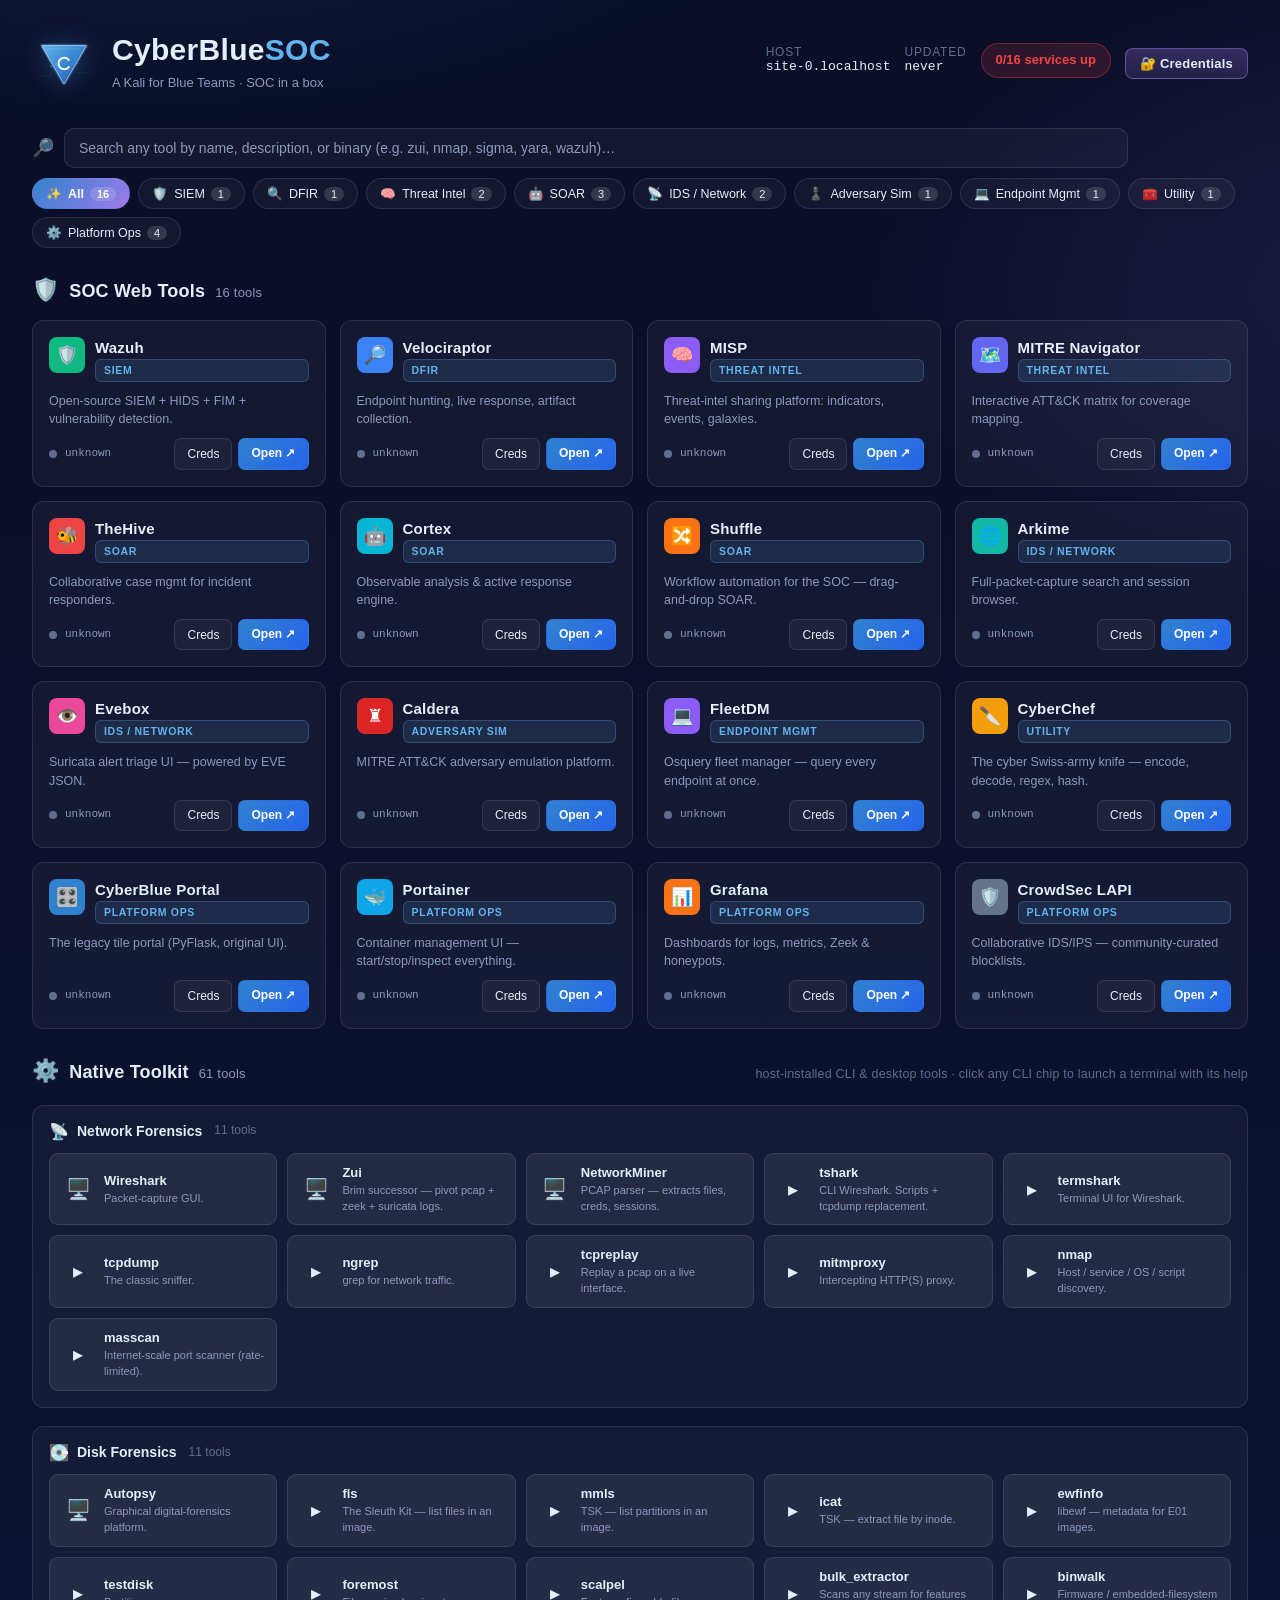
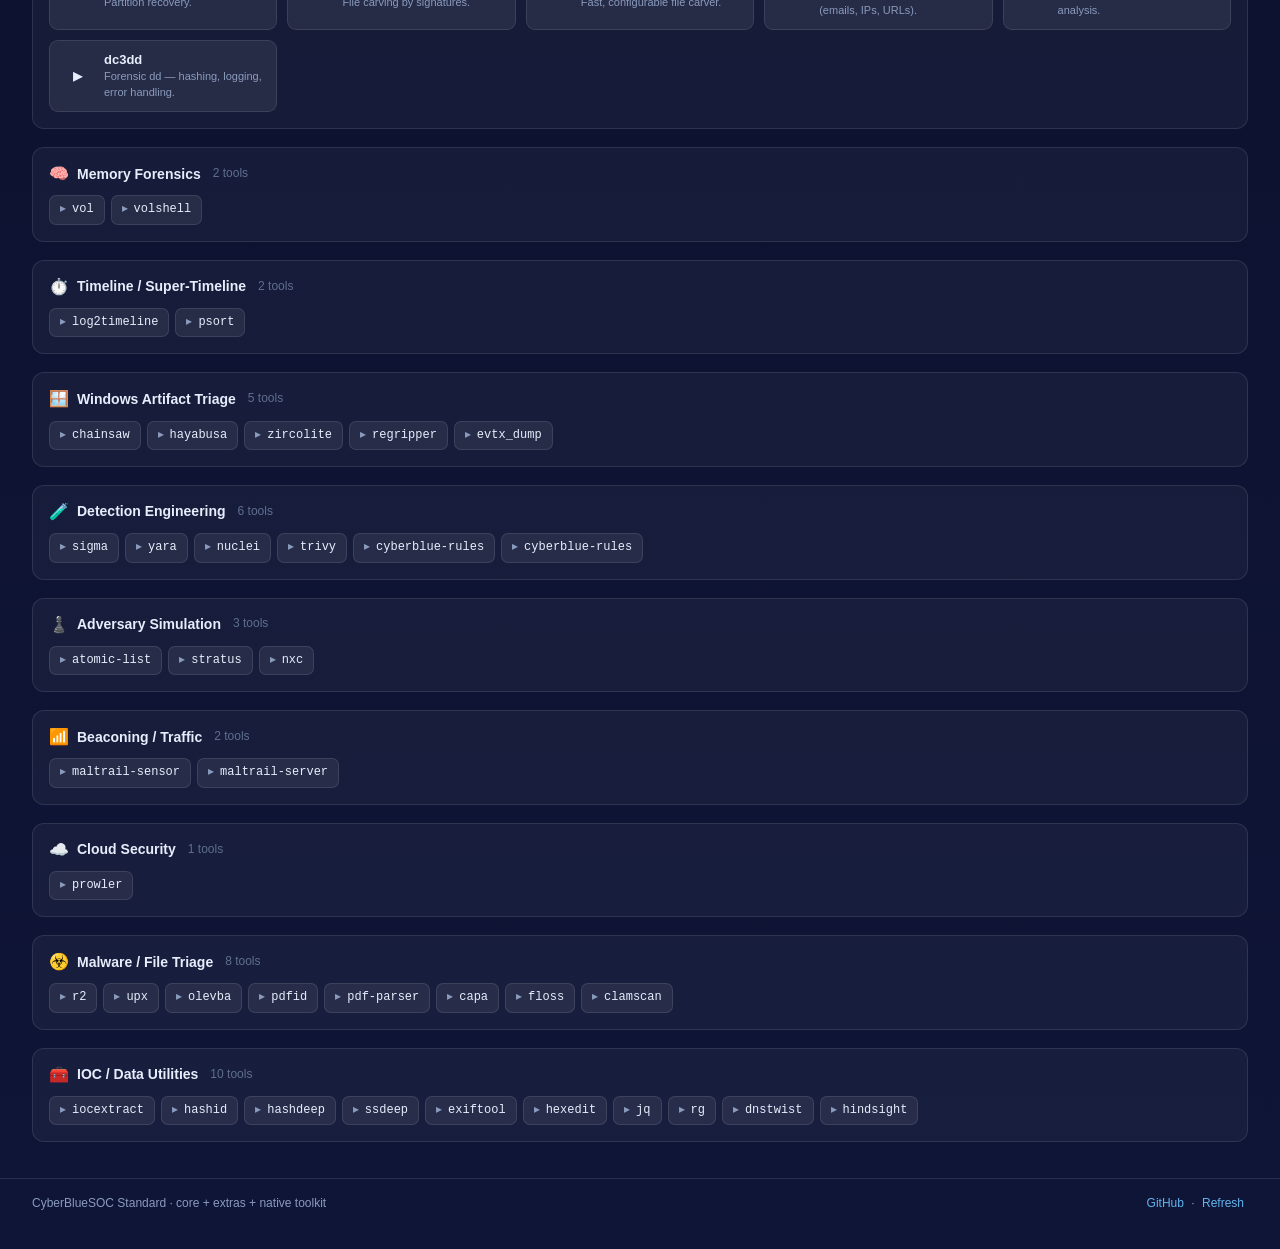
<file: tools/native/desktop/welcome/index.html>
<!doctype html>
<html lang="en">
<head>
  <meta charset="utf-8" />
  <meta name="viewport" content="width=device-width,initial-scale=1" />
  <title>CyberBlueSOC — Welcome</title>
  <link rel="icon" href="logo.svg" type="image/svg+xml" />
  <link rel="stylesheet" href="style.css" />
</head>
<body>
  <header class="top">
    <div class="brand">
      <img src="logo.svg" alt="CyberBlueSOC" class="brand-logo" />
      <div class="brand-text">
        <div class="brand-name">CyberBlue<span>SOC</span></div>
        <div class="brand-tag">A Kali for Blue Teams &middot; SOC in a box</div>
      </div>
    </div>
    <div class="meta">
      <div class="meta-row"><span class="k">Host</span><span class="v" id="host">—</span></div>
      <div class="meta-row"><span class="k">Updated</span><span class="v" id="updated">—</span></div>
      <div class="pill" id="health-pill">loading…</div>
      <button type="button" class="creds-sheet-btn" id="open-creds-sheet"
              title="Show all default credentials">🔐 Credentials</button>
    </div>
  </header>

  <!-- All-credentials modal, populated from catalog.js on open. -->
  <div class="creds-modal" id="creds-modal" hidden>
    <div class="creds-modal-card">
      <div class="creds-modal-head">
        <div>
          <h2>Default credentials</h2>
          <p class="creds-banner">
            ⚠️ These are <b>lab defaults</b>. Change them before using CyberBlueSOC
            with real data. See <code>CREDENTIALS.md</code> for rotation steps.
          </p>
        </div>
        <button type="button" class="creds-close" id="close-creds-sheet"
                aria-label="Close">✕</button>
      </div>
      <div class="creds-table" id="creds-table"><!-- filled by app.js --></div>
    </div>
  </div>

  <div class="searchbar">
    <span class="search-ico">🔎</span>
    <input type="search" id="search-input"
           placeholder="Search any tool by name, description, or binary (e.g. zui, nmap, sigma, yara, wazuh)…"
           autocomplete="off" spellcheck="false" />
    <span class="search-hint" id="search-hint"></span>
  </div>

  <nav class="filters" id="filters"><!-- rendered by app.js --></nav>

  <section class="section">
    <h2 class="section-title">
      <span class="ico">🛡️</span>
      <span>SOC Web Tools</span>
      <span class="count" id="count-web">—</span>
    </h2>
    <div class="grid" id="grid-web"><!-- rendered by app.js --></div>
  </section>

  <section class="section">
    <h2 class="section-title">
      <span class="ico">⚙️</span>
      <span>Native Toolkit</span>
      <span class="count" id="count-native">—</span>
      <span class="subtitle">host-installed CLI &amp; desktop tools &middot; click any CLI chip to launch a terminal with its help</span>
    </h2>
    <div id="native-groups"><!-- rendered by app.js --></div>
  </section>

  <footer class="foot">
    <span>CyberBlueSOC Standard &middot; core + extras + native toolkit</span>
    <span class="right">
      <a href="https://github.com/cyberblu3s/CyberBlue" target="_blank">GitHub</a>
      &middot;
      <a href="#" onclick="window.location.reload();return false;">Refresh</a>
    </span>
  </footer>

  <!-- status.js is regenerated every 30s by cbsoc-status-refresh.
       It defines window.STATUS = {host, containers: {name: {...}}, ts}. -->
  <script src="status.js"></script>
  <script src="catalog.js"></script>
  <script src="app.js"></script>
</body>
</html>
</file>
<file: tools/native/desktop/welcome/style.css>
/* CyberBlueSOC welcome dashboard — portal-aligned dark theme.
   Colors match CyberBlue/portal/templates/index.html. */

:root {
  --bg-0:       #0a0e27;
  --bg-1:       #0f1537;
  --bg-card:    rgba(255, 255, 255, 0.04);
  --bg-card-2:  rgba(255, 255, 255, 0.07);
  --border:     rgba(255, 255, 255, 0.10);
  --border-hi:  rgba(99, 179, 237, 0.45);
  --text:       #e6eefc;
  --text-dim:   #8a9bbd;
  --text-dim-2: #5f6f8f;
  --accent:     #3182ce;   /* SOC blue */
  --accent-2:   #63b3ed;
  --ok:         #10b981;
  --ok-bg:      rgba(16, 185, 129, 0.12);
  --warn:       #f59e0b;
  --warn-bg:    rgba(245, 158, 11, 0.14);
  --err:        #ef4444;
  --err-bg:     rgba(239, 68, 68, 0.15);
  --purple:     #9f7aea;
  --pink:       #ec4899;
  --cyan:       #06b6d4;
  --shadow:     0 4px 20px rgba(0, 0, 0, 0.35);
}

* { box-sizing: border-box; }

html, body {
  margin: 0;
  padding: 0;
  font-family: -apple-system, BlinkMacSystemFont, "Segoe UI", Roboto, Ubuntu,
               "Helvetica Neue", Arial, sans-serif;
  background:
    radial-gradient(1400px 700px at 10% -10%, rgba(49, 130, 206, 0.18), transparent 60%),
    radial-gradient(1000px 600px at 110% 10%, rgba(159, 122, 234, 0.12), transparent 55%),
    linear-gradient(180deg, var(--bg-0) 0%, var(--bg-1) 100%);
  color: var(--text);
  min-height: 100vh;
  font-size: 14px;
  line-height: 1.45;
}

a { color: var(--accent-2); text-decoration: none; }
a:hover { text-decoration: underline; }

/* ---------- header ---------- */

.top {
  max-width: 1400px;
  margin: 0 auto;
  padding: 28px 32px 18px 32px;
  display: flex;
  align-items: center;
  justify-content: space-between;
  gap: 24px;
  flex-wrap: wrap;
}

.brand { display: flex; align-items: center; gap: 16px; }

.brand-logo {
  width: 64px;
  height: 64px;
  filter: drop-shadow(0 2px 12px rgba(49, 130, 206, 0.45));
}

.brand-name {
  font-size: 30px;
  font-weight: 700;
  letter-spacing: 0.3px;
}
.brand-name span { color: var(--accent-2); }

.brand-tag {
  color: var(--text-dim);
  font-size: 13px;
  margin-top: 2px;
}

.meta { display: flex; align-items: center; gap: 14px; flex-wrap: wrap; }

.meta-row {
  font-size: 12px;
  display: flex;
  flex-direction: column;
  line-height: 1.1;
}
.meta-row .k { color: var(--text-dim-2); text-transform: uppercase; letter-spacing: 0.8px; }
.meta-row .v { color: var(--text); font-size: 13px; font-weight: 500; font-family: ui-monospace, "JetBrains Mono", Menlo, monospace; }

.pill {
  padding: 7px 14px;
  border-radius: 999px;
  font-weight: 600;
  font-size: 13px;
  border: 1px solid var(--border);
  background: var(--bg-card);
}
.pill.ok   { color: var(--ok);   background: var(--ok-bg);   border-color: rgba(16, 185, 129, 0.35); }
.pill.warn { color: var(--warn); background: var(--warn-bg); border-color: rgba(245, 158, 11, 0.35); }
.pill.err  { color: var(--err);  background: var(--err-bg);  border-color: rgba(239, 68, 68, 0.35); }

/* ---------- search bar ---------- */

.searchbar {
  max-width: 1400px;
  margin: 18px auto 0 auto;
  padding: 0 32px;
  display: flex;
  align-items: center;
  gap: 10px;
}
.searchbar .search-ico {
  font-size: 18px;
  opacity: 0.7;
}
.searchbar input {
  flex: 1;
  min-width: 0;
  height: 40px;
  padding: 0 14px;
  border: 1px solid var(--border);
  border-radius: 10px;
  background: var(--bg-card);
  color: var(--text);
  font-size: 14px;
  outline: none;
  transition: border-color 120ms ease, box-shadow 120ms ease;
}
.searchbar input::placeholder { color: var(--text-dim); }
.searchbar input:focus {
  border-color: var(--accent, #3b82f6);
  box-shadow: 0 0 0 3px rgba(59, 130, 246, 0.18);
}
.searchbar .search-hint {
  font-size: 12px;
  color: var(--text-dim);
  min-width: 110px;
  text-align: right;
}
.searchbar .search-hint.miss { color: var(--err); }

/* ---------- filters ---------- */

.filters {
  max-width: 1400px;
  margin: 10px auto 0 auto;
  padding: 0 32px;
  display: flex;
  flex-wrap: wrap;
  gap: 8px;
}

.filters button {
  background: var(--bg-card);
  border: 1px solid var(--border);
  color: var(--text);
  padding: 7px 13px;
  border-radius: 20px;
  font-size: 12.5px;
  cursor: pointer;
  transition: all 0.15s ease;
  display: inline-flex;
  align-items: center;
  gap: 6px;
}
.filters button:hover { background: var(--bg-card-2); border-color: var(--border-hi); }
.filters button.active {
  background: linear-gradient(135deg, var(--accent) 0%, var(--purple) 100%);
  border-color: transparent;
  color: #fff;
  font-weight: 600;
}
.filters button .n {
  background: rgba(255, 255, 255, 0.14);
  border-radius: 10px;
  padding: 1px 7px;
  font-size: 11px;
}

/* ---------- sections ---------- */

.section {
  max-width: 1400px;
  margin: 26px auto 0 auto;
  padding: 0 32px;
}

.section-title {
  display: flex;
  align-items: baseline;
  gap: 10px;
  margin: 0 0 14px 0;
  font-size: 18px;
  font-weight: 600;
  letter-spacing: 0.2px;
}
.section-title .ico { font-size: 22px; }
.section-title .count {
  color: var(--text-dim);
  font-size: 13px;
  font-weight: 500;
}
.section-title .subtitle {
  color: var(--text-dim-2);
  font-size: 12.5px;
  font-weight: 400;
  margin-left: auto;
}

/* ---------- SOC web tool grid ---------- */

.grid {
  display: grid;
  grid-template-columns: repeat(auto-fill, minmax(280px, 1fr));
  gap: 14px;
}

.card {
  background: var(--bg-card);
  border: 1px solid var(--border);
  border-radius: 12px;
  padding: 16px;
  transition: transform 0.12s ease, border-color 0.12s ease, background 0.12s ease;
  display: flex;
  flex-direction: column;
  gap: 10px;
  min-height: 132px;
  position: relative;
  overflow: hidden;
}
.card:hover {
  transform: translateY(-2px);
  border-color: var(--border-hi);
  background: var(--bg-card-2);
}

.card .row1 {
  display: flex;
  align-items: flex-start;
  justify-content: space-between;
  gap: 10px;
}
.card .icon {
  width: 36px; height: 36px;
  border-radius: 8px;
  display: flex; align-items: center; justify-content: center;
  font-size: 18px;
  color: #fff;
  flex-shrink: 0;
}
.card h3 {
  margin: 0;
  font-size: 15px;
  font-weight: 600;
  letter-spacing: 0.2px;
}
.card .desc {
  color: var(--text-dim);
  font-size: 12.5px;
  margin: 0;
  min-height: 32px;
}
.card .row2 {
  display: flex;
  align-items: center;
  gap: 8px;
  margin-top: auto;
  flex-wrap: wrap;
}

.cat-chip {
  font-size: 10.5px;
  text-transform: uppercase;
  letter-spacing: 0.7px;
  padding: 3px 8px;
  border-radius: 6px;
  background: rgba(99, 179, 237, 0.12);
  color: var(--accent-2);
  font-weight: 600;
  border: 1px solid rgba(99, 179, 237, 0.25);
}

.status-dot {
  width: 8px; height: 8px; border-radius: 50%;
  background: var(--text-dim-2);
  display: inline-block;
}
.status-dot.running  { background: var(--ok);   box-shadow: 0 0 8px rgba(16, 185, 129, 0.6); }
.status-dot.unhealthy{ background: var(--warn); box-shadow: 0 0 8px rgba(245, 158, 11, 0.55); }
.status-dot.stopped  { background: var(--err); }
.status-dot.unknown  { background: var(--text-dim-2); }

.status-txt {
  font-size: 11px;
  color: var(--text-dim);
  font-family: ui-monospace, Menlo, monospace;
}

.btn {
  border: 1px solid var(--border);
  background: var(--bg-card);
  color: var(--text);
  padding: 6px 12px;
  border-radius: 7px;
  font-size: 12px;
  cursor: pointer;
  text-decoration: none;
  transition: all 0.12s ease;
  font-weight: 500;
}
.btn:hover { border-color: var(--border-hi); background: var(--bg-card-2); text-decoration: none; }
.btn.primary {
  border-color: transparent;
  background: linear-gradient(135deg, var(--accent) 0%, #2563eb 100%);
  color: #fff;
  font-weight: 600;
}
.btn.primary:hover { filter: brightness(1.1); }

.card .actions { display: flex; gap: 6px; margin-left: auto; }

/* ---------- native toolkit ---------- */

.native-group {
  margin-top: 18px;
  background: var(--bg-card);
  border: 1px solid var(--border);
  border-radius: 12px;
  padding: 14px 16px 16px 16px;
}
.native-group h3 {
  margin: 0 0 10px 0;
  font-size: 14px;
  font-weight: 600;
  color: var(--text);
  display: flex;
  align-items: center;
  gap: 8px;
}
.native-group h3 .ico { font-size: 16px; }
.native-group h3 .n {
  color: var(--text-dim-2);
  font-weight: 400;
  font-size: 12px;
  margin-left: 4px;
}

.native-group.gui .tools {
  display: grid;
  grid-template-columns: repeat(auto-fill, minmax(220px, 1fr));
  gap: 10px;
}
.native-group.cli .tools {
  display: flex;
  flex-wrap: wrap;
  gap: 6px;
}

.tool-card {
  background: var(--bg-card-2);
  border: 1px solid var(--border);
  border-radius: 9px;
  padding: 10px 12px;
  display: flex;
  align-items: center;
  gap: 10px;
  cursor: pointer;
  transition: all 0.12s ease;
  text-decoration: none;
  color: var(--text);
}
.tool-card:hover { border-color: var(--border-hi); transform: translateY(-1px); text-decoration: none; }
.tool-card .ico {
  font-size: 20px;
  width: 32px;
  height: 32px;
  display: flex; align-items: center; justify-content: center;
  flex-shrink: 0;
}
.tool-card .tt {
  display: flex;
  flex-direction: column;
  min-width: 0;
}
.tool-card .tt .nm { font-weight: 600; font-size: 13px; }
.tool-card .tt .dd { font-size: 11px; color: var(--text-dim); }

.chip {
  background: var(--bg-card-2);
  border: 1px solid var(--border);
  border-radius: 7px;
  padding: 5px 10px;
  font-size: 12px;
  font-family: ui-monospace, Menlo, monospace;
  color: var(--text);
  cursor: pointer;
  text-decoration: none;
  transition: all 0.12s ease;
  display: inline-flex;
  align-items: center;
  gap: 6px;
}
.chip:hover {
  border-color: var(--border-hi);
  background: rgba(99, 179, 237, 0.10);
  text-decoration: none;
}
.chip .ico { font-size: 12px; color: var(--text-dim); }

/* ---------- footer ---------- */

.foot {
  max-width: 1400px;
  margin: 36px auto 20px auto;
  padding: 16px 32px;
  border-top: 1px solid var(--border);
  color: var(--text-dim);
  font-size: 12px;
  display: flex;
  justify-content: space-between;
  flex-wrap: wrap;
  gap: 10px;
}
.foot .right a { margin: 0 4px; }

/* ---------- hide-on-filter helper ---------- */

.is-hidden { display: none !important; }

/* ---------- scrollbar ---------- */
::-webkit-scrollbar { width: 10px; height: 10px; }
::-webkit-scrollbar-track { background: var(--bg-0); }
::-webkit-scrollbar-thumb { background: rgba(255, 255, 255, 0.08); border-radius: 5px; }
::-webkit-scrollbar-thumb:hover { background: rgba(255, 255, 255, 0.16); }

/* ---------- "Credentials" button + all-credentials modal ---------- */

.creds-sheet-btn {
  margin-top: 6px;
  background: linear-gradient(180deg, rgba(159, 122, 234, 0.28), rgba(159, 122, 234, 0.14));
  border: 1px solid rgba(159, 122, 234, 0.5);
  color: var(--text);
  padding: 7px 14px;
  border-radius: 8px;
  font-size: 13px;
  font-weight: 600;
  cursor: pointer;
  letter-spacing: 0.2px;
  transition: background 0.15s, transform 0.08s;
}
.creds-sheet-btn:hover {
  background: linear-gradient(180deg, rgba(159, 122, 234, 0.42), rgba(159, 122, 234, 0.22));
}
.creds-sheet-btn:active { transform: translateY(1px); }

.creds-modal {
  position: fixed;
  inset: 0;
  background: rgba(3, 7, 20, 0.78);
  z-index: 50;
  display: flex;
  align-items: flex-start;
  justify-content: center;
  padding: 48px 16px;
  overflow-y: auto;
  backdrop-filter: blur(6px);
}
.creds-modal[hidden] { display: none; }

.creds-modal-card {
  width: min(1080px, 100%);
  background: linear-gradient(180deg, #12183a, #0d1330);
  border: 1px solid var(--border-hi);
  border-radius: 14px;
  box-shadow: var(--shadow);
  padding: 22px 26px 26px 26px;
}
.creds-modal-head {
  display: flex;
  align-items: flex-start;
  justify-content: space-between;
  gap: 16px;
  margin-bottom: 14px;
  padding-bottom: 14px;
  border-bottom: 1px solid var(--border);
}
.creds-modal-head h2 {
  margin: 0 0 4px 0;
  font-size: 20px;
  font-weight: 700;
}
.creds-banner {
  margin: 0;
  font-size: 13px;
  color: #f7c878;
  max-width: 820px;
  line-height: 1.55;
}
.creds-banner code {
  background: rgba(255,255,255,0.07);
  padding: 1px 6px;
  border-radius: 4px;
  font-size: 12px;
}
.creds-close {
  background: transparent;
  border: 1px solid var(--border);
  color: var(--text-dim);
  width: 34px;
  height: 34px;
  border-radius: 8px;
  font-size: 15px;
  cursor: pointer;
}
.creds-close:hover { color: var(--text); border-color: var(--border-hi); }

.creds-table {
  display: grid;
  grid-template-columns: 1.3fr 1.3fr 1fr 1fr 40px;
  gap: 0;
}
.creds-row {
  display: contents;
}
.creds-th, .creds-td {
  padding: 10px 12px;
  border-bottom: 1px solid var(--border);
  font-size: 13px;
}
.creds-th {
  font-size: 11px;
  letter-spacing: 0.8px;
  text-transform: uppercase;
  color: var(--text-dim-2);
  font-weight: 600;
  background: rgba(255,255,255,0.02);
}
.creds-td.url a {
  color: var(--accent-2);
  font-family: ui-monospace, SFMono-Regular, Menlo, monospace;
  font-size: 12.5px;
}
.creds-td.user,
.creds-td.pass {
  font-family: ui-monospace, SFMono-Regular, Menlo, monospace;
  color: #d9e4f7;
}
.creds-td.pass {
  cursor: pointer;
  user-select: all;
}
.creds-td.pass:hover { color: var(--accent-2); }
.creds-td.pass.none { color: var(--text-dim-2); font-style: italic; cursor: default; }
.creds-td.name { font-weight: 600; }
.creds-td.copy-btn {
  text-align: right;
  padding: 6px 8px;
}
.creds-copy {
  background: rgba(99,179,237,0.14);
  border: 1px solid rgba(99,179,237,0.35);
  color: var(--accent-2);
  border-radius: 6px;
  padding: 3px 9px;
  cursor: pointer;
  font-size: 11px;
  font-weight: 600;
  letter-spacing: 0.3px;
}
.creds-copy:hover { background: rgba(99,179,237,0.24); }
.creds-copy.copied { color: var(--ok); border-color: var(--ok); background: var(--ok-bg); }

@media (max-width: 720px) {
  .creds-table { grid-template-columns: 1fr; }
  .creds-th { display: none; }
  .creds-td { border-bottom: 1px dashed var(--border); }
  .creds-td.name::before   { content: "Tool · ";     color: var(--text-dim-2); }
  .creds-td.url::before    { content: "URL · ";      color: var(--text-dim-2); }
  .creds-td.user::before   { content: "Username · "; color: var(--text-dim-2); }
  .creds-td.pass::before   { content: "Password · "; color: var(--text-dim-2); }
  .creds-td.copy-btn       { text-align: left; }
}
</file>
